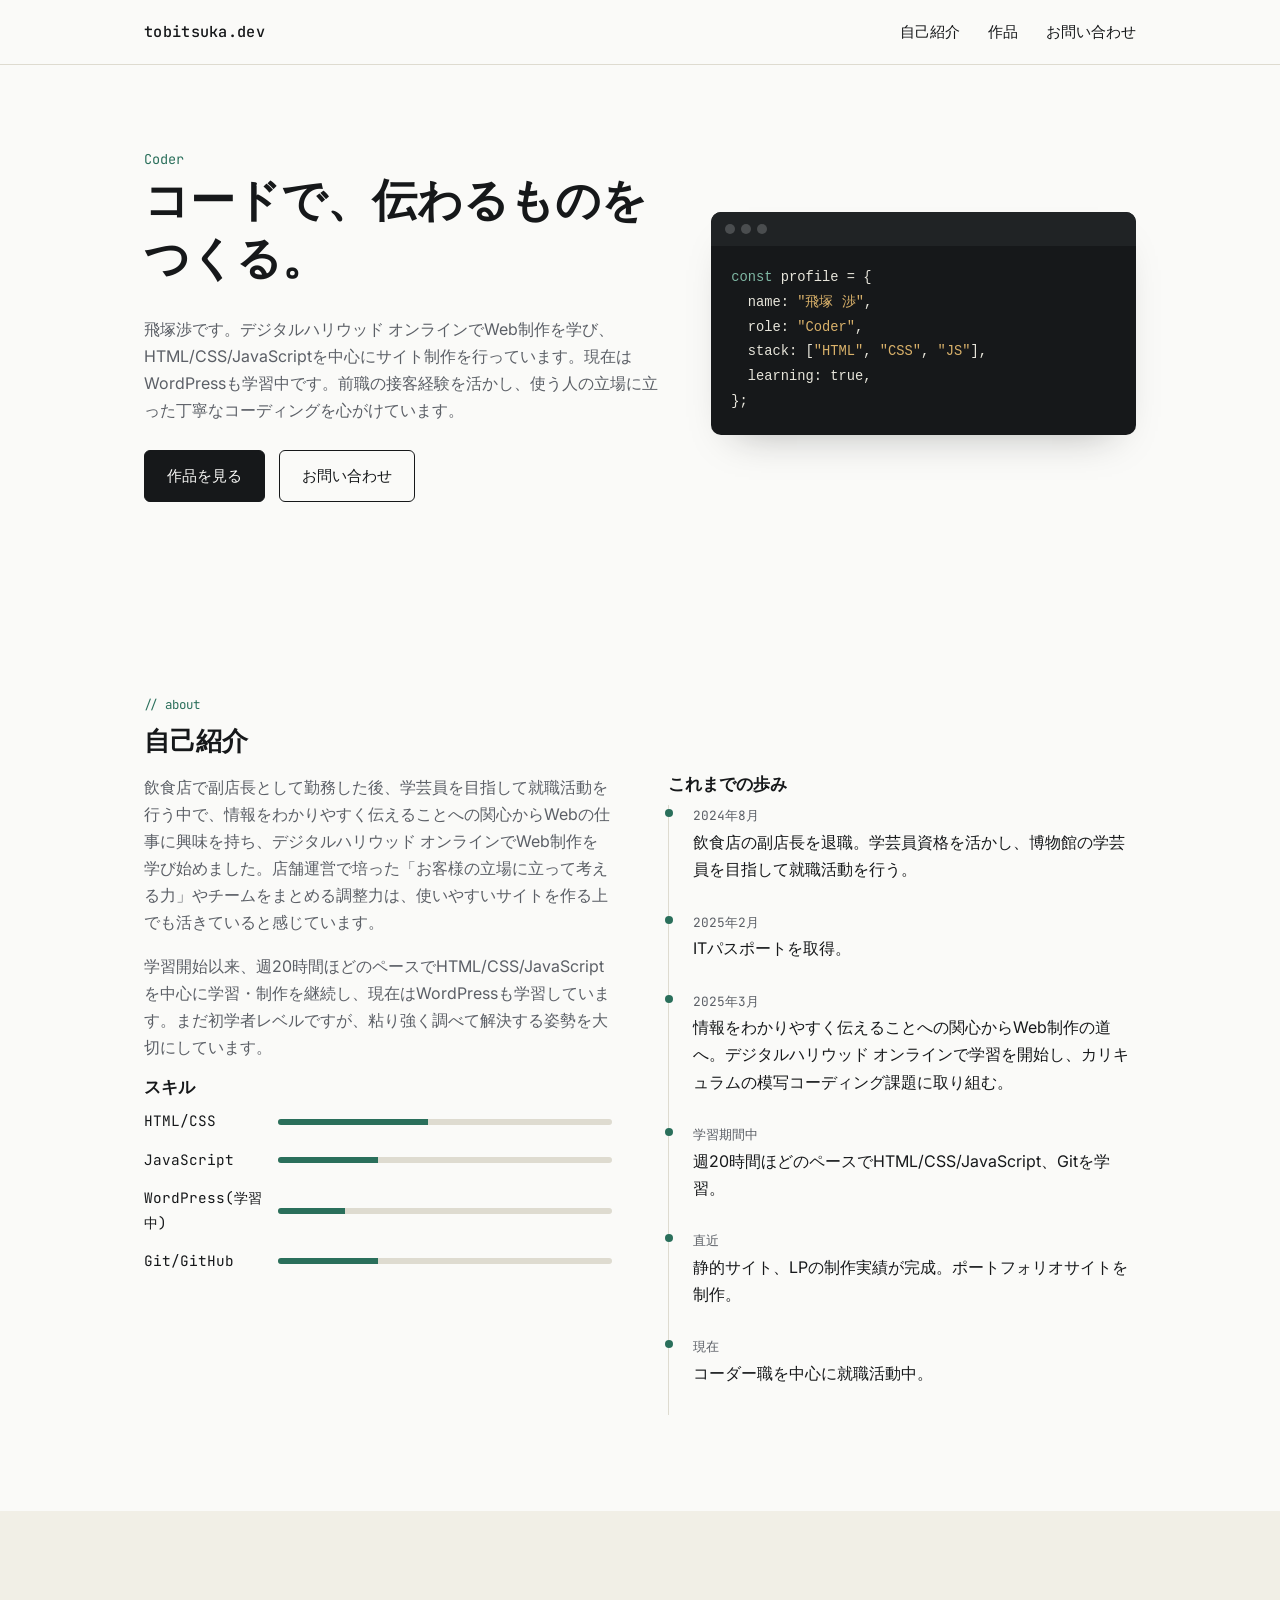
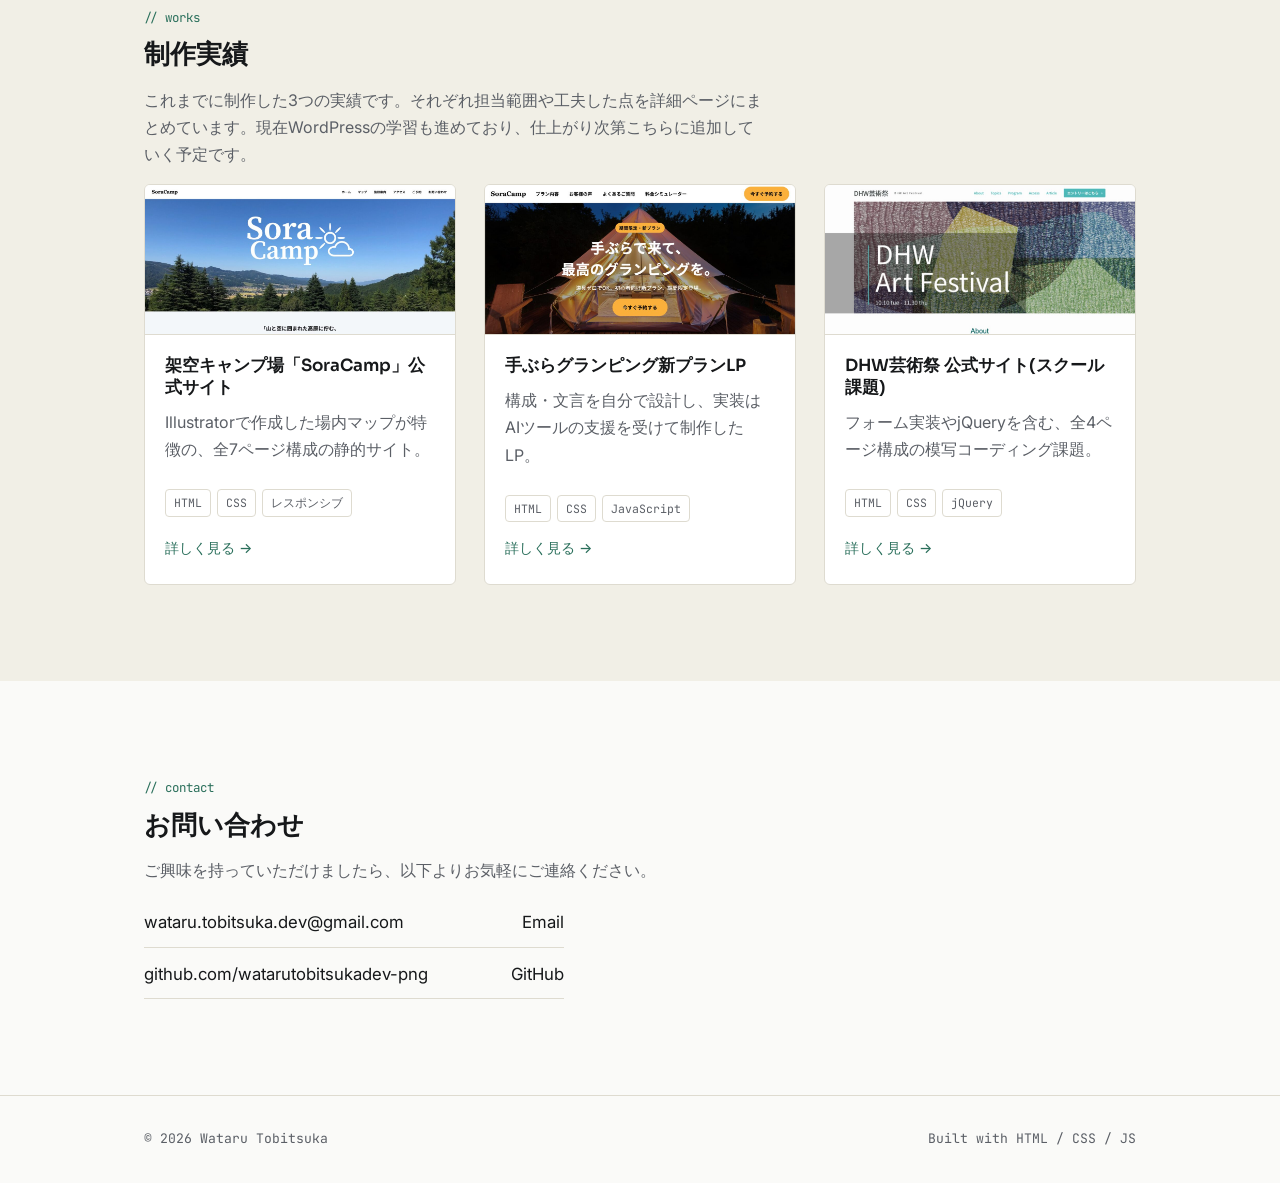
<file: index.html>
<!DOCTYPE html>
<html lang="ja">
<head>
<meta charset="UTF-8">
<meta name="viewport" content="width=device-width, initial-scale=1.0">
<title>飛塚 渉 | Web制作ポートフォリオ</title>
<meta name="description" content="Web制作を学ぶ飛塚渉のポートフォリオサイト。静的サイト、LP、スクール課題の制作実績を紹介しています。">
<link rel="stylesheet" href="css/style.css">
</head>
<body>

<nav class="nav">
  <div class="container">
    <a href="#top" class="nav-brand">tobitsuka.dev</a>
    <ul class="nav-links">
      <li><a href="#about">自己紹介</a></li>
      <li><a href="#works">作品</a></li>
      <li><a href="#contact">お問い合わせ</a></li>
    </ul>
  </div>
</nav>

<header class="hero" id="top">
  <div class="container">
    <div>
      <span class="hero-eyebrow">Coder</span>
      <h1>コードで、伝わるものをつくる。</h1>
      <p>飛塚渉です。デジタルハリウッド オンラインでWeb制作を学び、HTML/CSS/JavaScriptを中心にサイト制作を行っています。現在はWordPressも学習中です。前職の接客経験を活かし、使う人の立場に立った丁寧なコーディングを心がけています。</p>
      <div class="hero-actions">
        <a href="#works" class="btn btn-primary">作品を見る</a>
        <a href="#contact" class="btn btn-ghost">お問い合わせ</a>
      </div>
    </div>
    <div class="terminal" aria-hidden="true">
      <div class="terminal-bar">
        <span class="terminal-dot"></span><span class="terminal-dot"></span><span class="terminal-dot"></span>
      </div>
      <pre><span class="tk">const</span> <span class="tv">profile</span> = {
  <span class="tv">name</span>: <span class="ts">"飛塚 渉"</span>,
  <span class="tv">role</span>: <span class="ts">"Coder"</span>,
  <span class="tv">stack</span>: [<span class="ts">"HTML"</span>, <span class="ts">"CSS"</span>, <span class="ts">"JS"</span>],
  <span class="tv">learning</span>: <span class="tv">true</span>,
};</pre>
    </div>
  </div>
</header>

<section id="about">
  <div class="container">
    <span class="section-label">// about</span>
    <h2>自己紹介</h2>
    <div class="about-grid">
      <div>
        <p>飲食店で副店長として勤務した後、学芸員を目指して就職活動を行う中で、情報をわかりやすく伝えることへの関心からWebの仕事に興味を持ち、デジタルハリウッド オンラインでWeb制作を学び始めました。店舗運営で培った「お客様の立場に立って考える力」やチームをまとめる調整力は、使いやすいサイトを作る上でも活きていると感じています。</p>
        <p>学習開始以来、週20時間ほどのペースでHTML/CSS/JavaScriptを中心に学習・制作を継続し、現在はWordPressも学習しています。まだ初学者レベルですが、粘り強く調べて解決する姿勢を大切にしています。</p>
        <h3>スキル</h3>
        <div class="skill-row">
          <span class="skill-name">HTML/CSS</span>
          <div class="skill-bar"><div class="skill-fill" style="width: 45%;"></div></div>
        </div>
        <div class="skill-row">
          <span class="skill-name">JavaScript</span>
          <div class="skill-bar"><div class="skill-fill" style="width: 30%;"></div></div>
        </div>
        <div class="skill-row">
          <span class="skill-name">WordPress(学習中)</span>
          <div class="skill-bar"><div class="skill-fill" style="width: 20%;"></div></div>
        </div>
        <div class="skill-row">
          <span class="skill-name">Git/GitHub</span>
          <div class="skill-bar"><div class="skill-fill" style="width: 30%;"></div></div>
        </div>
      </div>
      <div>
        <h3>これまでの歩み</h3>
        <ul class="timeline">
          <li>
            <span class="timeline-date">2024年8月</span>
            飲食店の副店長を退職。学芸員資格を活かし、博物館の学芸員を目指して就職活動を行う。
          </li>
          <li>
            <span class="timeline-date">2025年2月</span>
            ITパスポートを取得。
          </li>
          <li>
            <span class="timeline-date">2025年3月</span>
            情報をわかりやすく伝えることへの関心からWeb制作の道へ。デジタルハリウッド オンラインで学習を開始し、カリキュラムの模写コーディング課題に取り組む。
          </li>
          <li>
            <span class="timeline-date">学習期間中</span>
            週20時間ほどのペースでHTML/CSS/JavaScript、Gitを学習。
          </li>
          <li>
            <span class="timeline-date">直近</span>
            静的サイト、LPの制作実績が完成。ポートフォリオサイトを制作。
          </li>
          <li>
            <span class="timeline-date">現在</span>
            コーダー職を中心に就職活動中。
          </li>
        </ul>
      </div>
    </div>
  </div>
</section>

<section id="works" style="background: var(--bg-alt);">
  <div class="container">
    <span class="section-label">// works</span>
    <h2>制作実績</h2>
    <p>これまでに制作した3つの実績です。それぞれ担当範囲や工夫した点を詳細ページにまとめています。現在WordPressの学習も進めており、仕上がり次第こちらに追加していく予定です。</p>
    <div class="works-grid">

      <a class="work-card" href="works/static-site.html">
        <div class="work-thumb"><img src="images/camp-hero.jpg" alt="SoraCampトップページのファーストビュー" class="work-thumb-img"></div>
        <div class="work-body">
          <h3>架空キャンプ場「SoraCamp」公式サイト</h3>
          <p>Illustratorで作成した場内マップが特徴の、全7ページ構成の静的サイト。</p>
          <div class="work-tags">
            <span class="tag">HTML</span><span class="tag">CSS</span><span class="tag">レスポンシブ</span>
          </div>
          <span class="work-more">詳しく見る →</span>
        </div>
      </a>

      <a class="work-card" href="works/lp.html">
        <div class="work-thumb"><img src="images/lp-hero.jpg" alt="手ぶらグランピング新プランLPのファーストビュー" class="work-thumb-img"></div>
        <div class="work-body">
          <h3>手ぶらグランピング新プランLP</h3>
          <p>構成・文言を自分で設計し、実装はAIツールの支援を受けて制作したLP。</p>
          <div class="work-tags">
            <span class="tag">HTML</span><span class="tag">CSS</span><span class="tag">JavaScript</span>
          </div>
          <span class="work-more">詳しく見る →</span>
        </div>
      </a>

      <a class="work-card" href="works/dhw-art-festival.html">
        <div class="work-thumb"><img src="images/dhw-hero.jpg" alt="DHW芸術祭トップページのファーストビュー" class="work-thumb-img"></div>
        <div class="work-body">
          <h3>DHW芸術祭 公式サイト(スクール課題)</h3>
          <p>フォーム実装やjQueryを含む、全4ページ構成の模写コーディング課題。</p>
          <div class="work-tags">
            <span class="tag">HTML</span><span class="tag">CSS</span><span class="tag">jQuery</span>
          </div>
          <span class="work-more">詳しく見る →</span>
        </div>
      </a>

    </div>
  </div>
</section>

<section id="contact">
  <div class="container">
    <span class="section-label">// contact</span>
    <h2>お問い合わせ</h2>
    <p>ご興味を持っていただけましたら、以下よりお気軽にご連絡ください。</p>
    <ul class="contact-list">
      <li><a href="mailto:wataru.tobitsuka.dev@gmail.com">wataru.tobitsuka.dev@gmail.com <span>Email</span></a></li>
      <li><a href="https://github.com/watarutobitsukadev-png" target="_blank" rel="noopener">github.com/watarutobitsukadev-png <span>GitHub</span></a></li>
    </ul>
  </div>
</section>

<footer>
  <div class="container">
    <span>© 2026 Wataru Tobitsuka</span>
    <span>Built with HTML / CSS / JS</span>
  </div>
</footer>

<script src="js/script.js"></script>
</body>
</html>
</file>
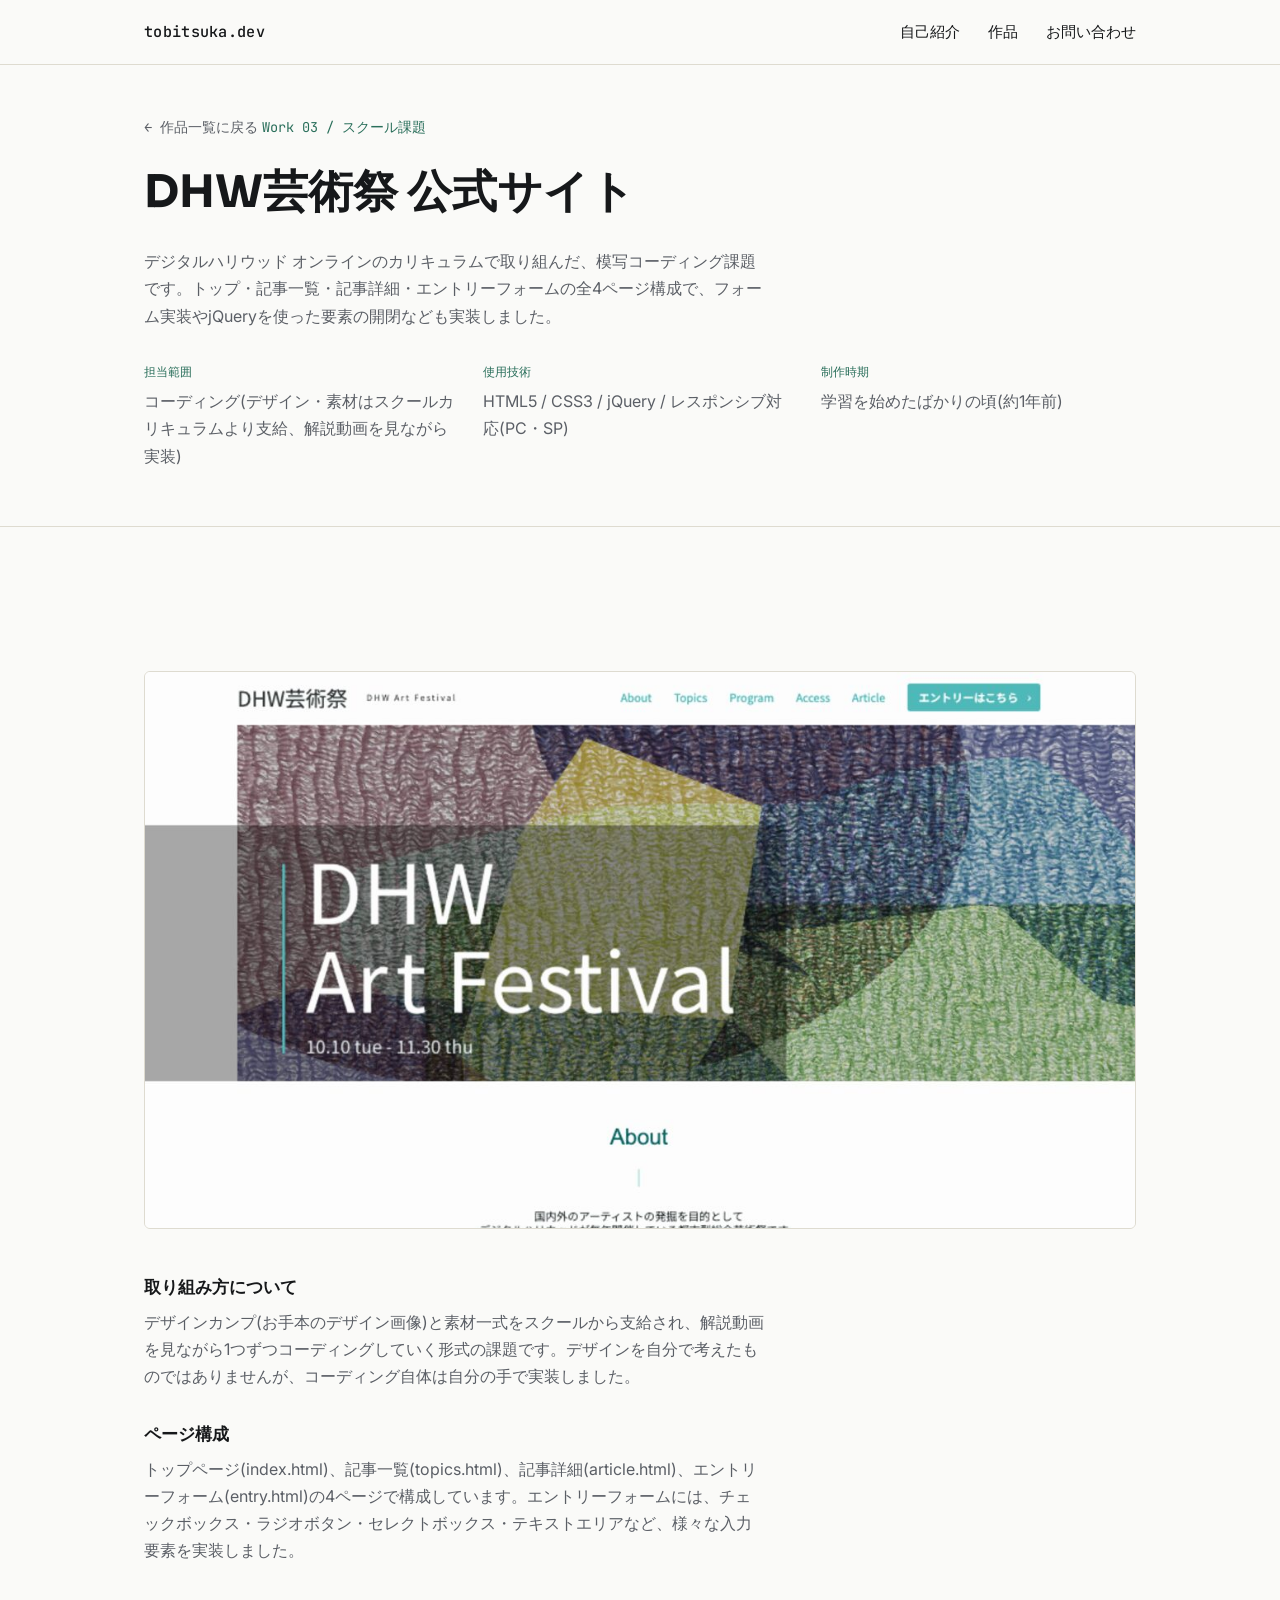
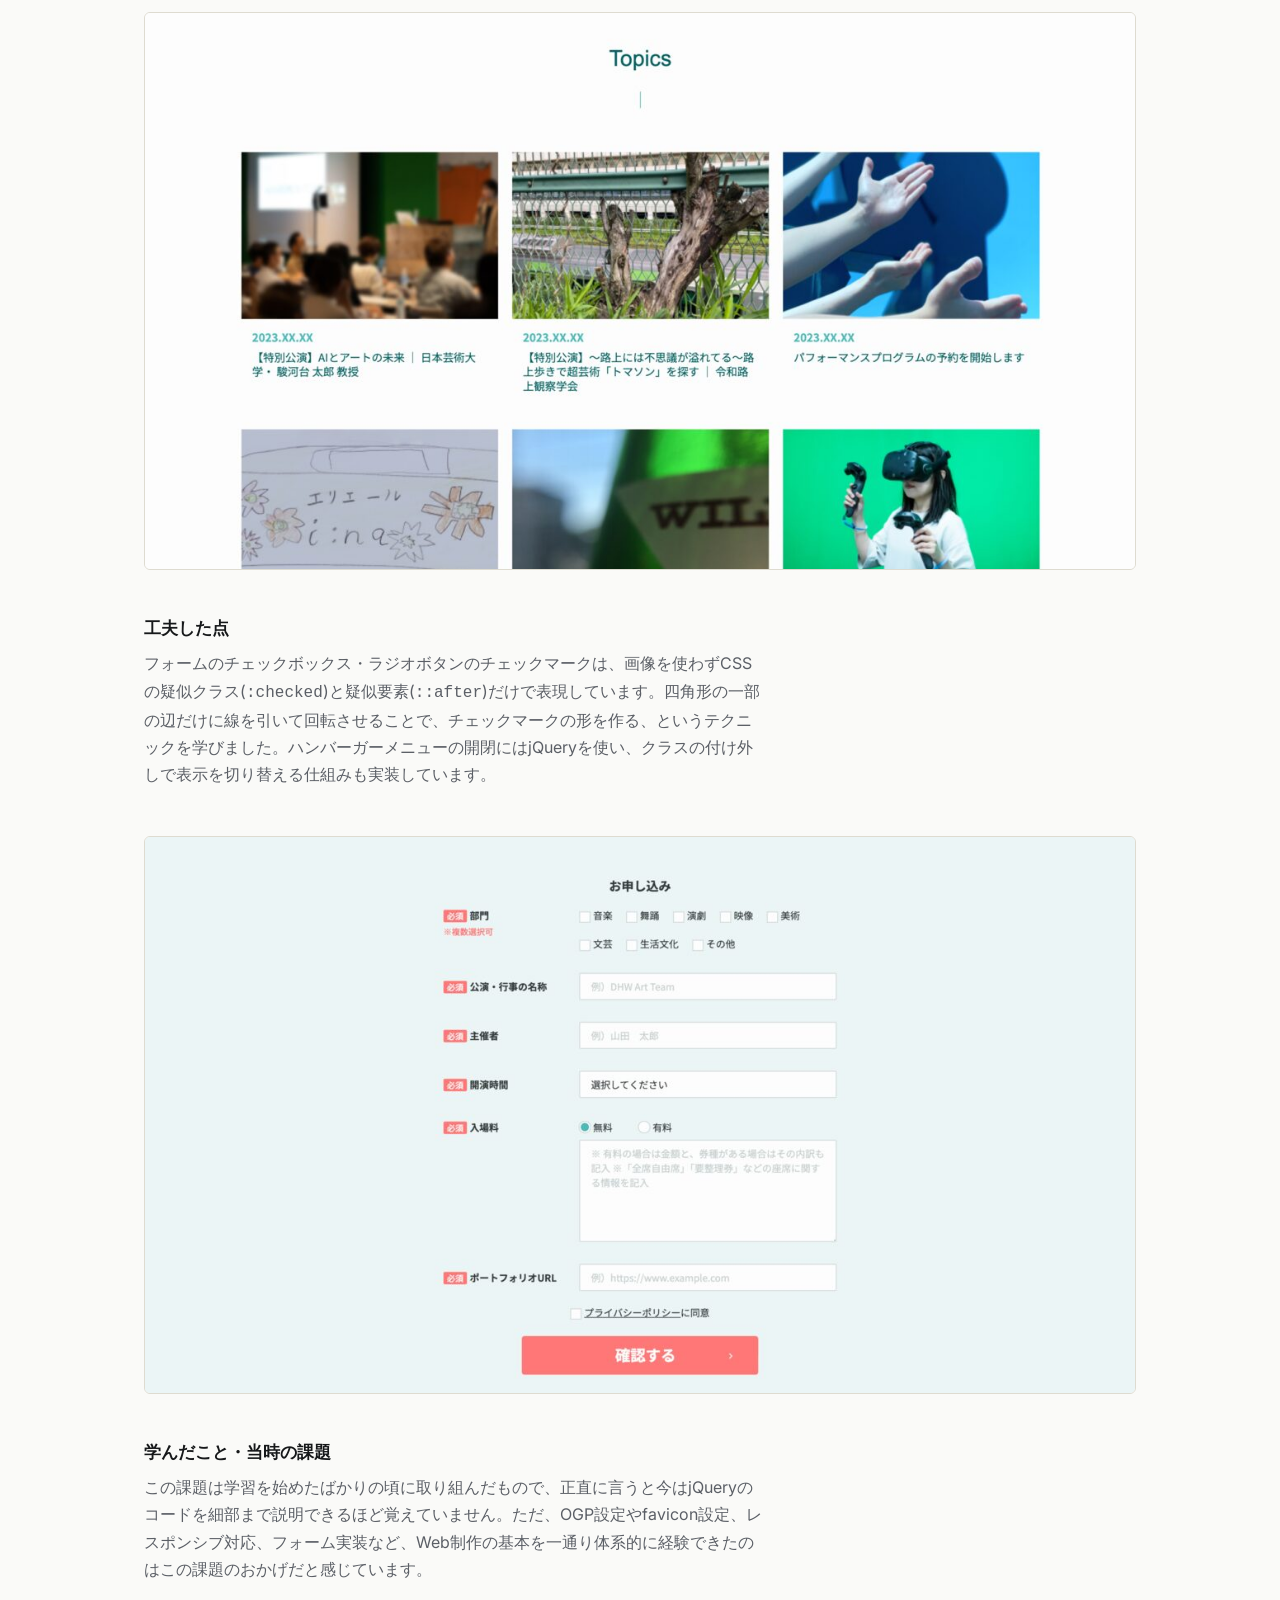
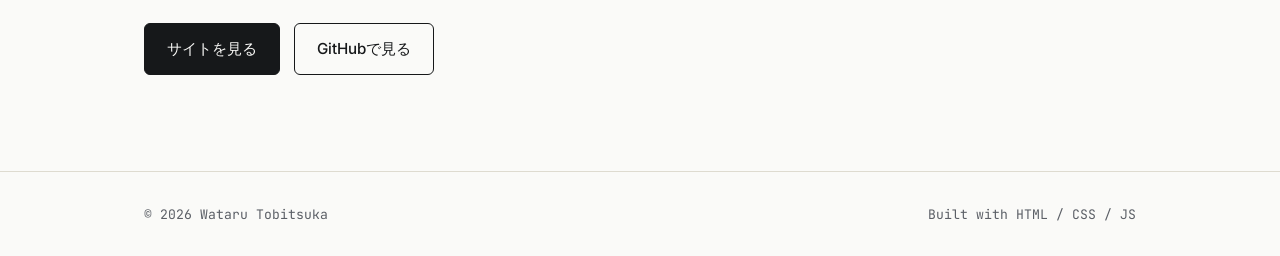
<file: works/dhw-art-festival.html>
<!DOCTYPE html>
<html lang="ja">
<head>
<meta charset="UTF-8">
<meta name="viewport" content="width=device-width, initial-scale=1.0">
<title>DHW芸術祭 公式サイト(スクール課題) | 飛塚 渉</title>
<link rel="stylesheet" href="../css/style.css">
</head>
<body>

<nav class="nav">
  <div class="container">
    <a href="../index.html" class="nav-brand">tobitsuka.dev</a>
    <ul class="nav-links">
      <li><a href="../index.html#about">自己紹介</a></li>
      <li><a href="../index.html#works">作品</a></li>
      <li><a href="../index.html#contact">お問い合わせ</a></li>
    </ul>
  </div>
</nav>

<section class="detail-hero">
  <div class="container">
    <a href="../index.html#works" class="breadcrumb">← 作品一覧に戻る</a>
    <span class="hero-eyebrow">Work 03 / スクール課題</span>
    <h1>DHW芸術祭 公式サイト</h1>
    <p>デジタルハリウッド オンラインのカリキュラムで取り組んだ、模写コーディング課題です。トップ・記事一覧・記事詳細・エントリーフォームの全4ページ構成で、フォーム実装やjQueryを使った要素の開閉なども実装しました。</p>

    <div class="meta-grid">
      <div class="meta-item">
        <span class="meta-label">担当範囲</span>
        <p>コーディング(デザイン・素材はスクールカリキュラムより支給、解説動画を見ながら実装)</p>
      </div>
      <div class="meta-item">
        <span class="meta-label">使用技術</span>
        <p>HTML5 / CSS3 / jQuery / レスポンシブ対応(PC・SP)</p>
      </div>
      <div class="meta-item">
        <span class="meta-label">制作時期</span>
        <p>学習を始めたばかりの頃(約1年前)</p>
      </div>
    </div>
  </div>
</section>

<section>
  <div class="container detail-body">
    <img src="../images/dhw-hero.jpg" alt="DHW芸術祭トップページのファーストビュー" class="detail-shot-img">

    <h3>取り組み方について</h3>
    <p>デザインカンプ(お手本のデザイン画像)と素材一式をスクールから支給され、解説動画を見ながら1つずつコーディングしていく形式の課題です。デザインを自分で考えたものではありませんが、コーディング自体は自分の手で実装しました。</p>

    <h3>ページ構成</h3>
    <p>トップページ(index.html)、記事一覧(topics.html)、記事詳細(article.html)、エントリーフォーム(entry.html)の4ページで構成しています。エントリーフォームには、チェックボックス・ラジオボタン・セレクトボックス・テキストエリアなど、様々な入力要素を実装しました。</p>

    <img src="../images/dhw-topics.jpg" alt="DHW芸術祭の記事一覧ページ。写真付きのカードが6件並んでいる" class="detail-shot-img">

    <h3>工夫した点</h3>
    <p>フォームのチェックボックス・ラジオボタンのチェックマークは、画像を使わずCSSの疑似クラス(<code>:checked</code>)と疑似要素(<code>::after</code>)だけで表現しています。四角形の一部の辺だけに線を引いて回転させることで、チェックマークの形を作る、というテクニックを学びました。ハンバーガーメニューの開閉にはjQueryを使い、クラスの付け外しで表示を切り替える仕組みも実装しています。</p>

    <img src="../images/dhw-entry.jpg" alt="DHW芸術祭のエントリーフォーム。チェックボックスやラジオボタンが並んでいる" class="detail-shot-img">

    <h3>学んだこと・当時の課題</h3>
    <p>この課題は学習を始めたばかりの頃に取り組んだもので、正直に言うと今はjQueryのコードを細部まで説明できるほど覚えていません。ただ、OGP設定やfavicon設定、レスポンシブ対応、フォーム実装など、Web制作の基本を一通り体系的に経験できたのはこの課題のおかげだと感じています。</p>

    <div class="detail-actions">
      <a href="https://watarutobitsukadev-png.github.io/dhw-art-festival/" class="btn btn-primary" target="_blank" rel="noopener">サイトを見る</a>
      <a href="https://github.com/watarutobitsukadev-png/dhw-art-festival" class="btn btn-ghost" target="_blank" rel="noopener">GitHubで見る</a>
    </div>
  </div>
</section>

<footer>
  <div class="container">
    <span>© 2026 Wataru Tobitsuka</span>
    <span>Built with HTML / CSS / JS</span>
  </div>
</footer>

</body>
</html>
</file>
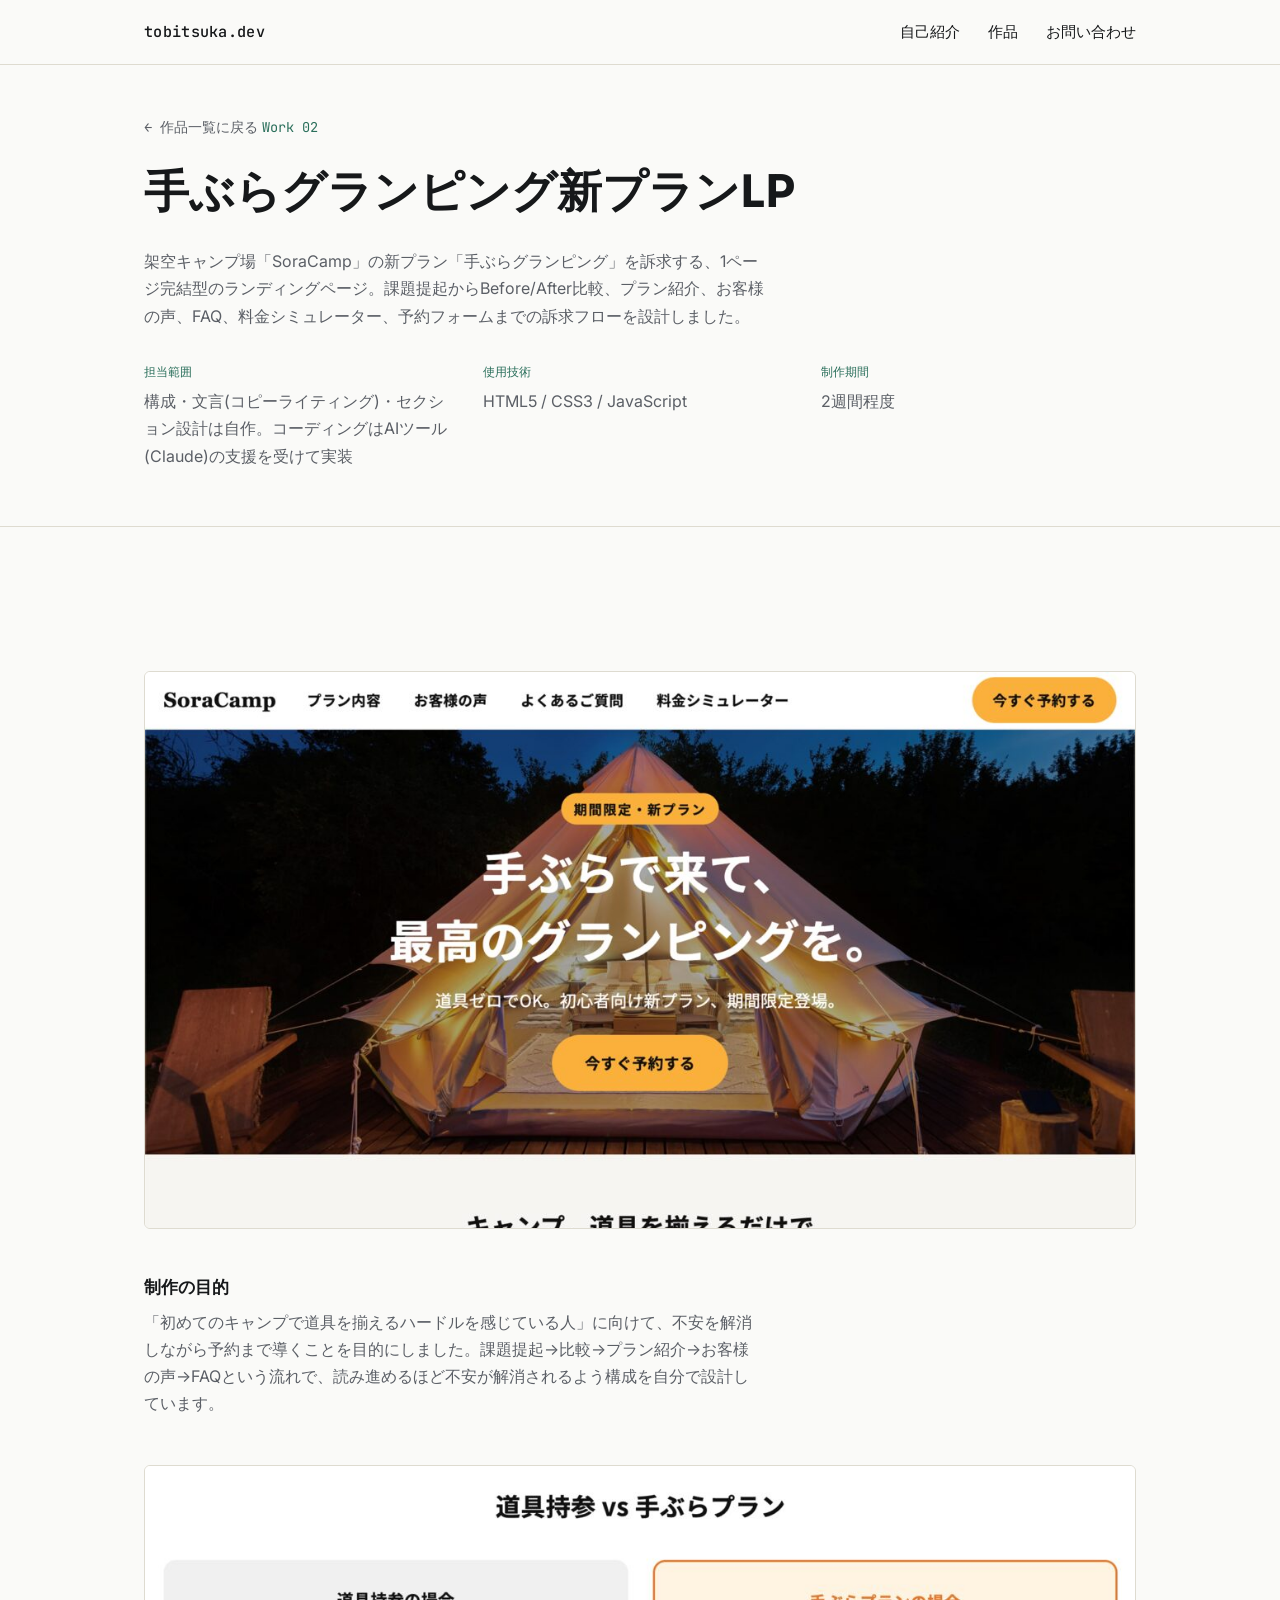
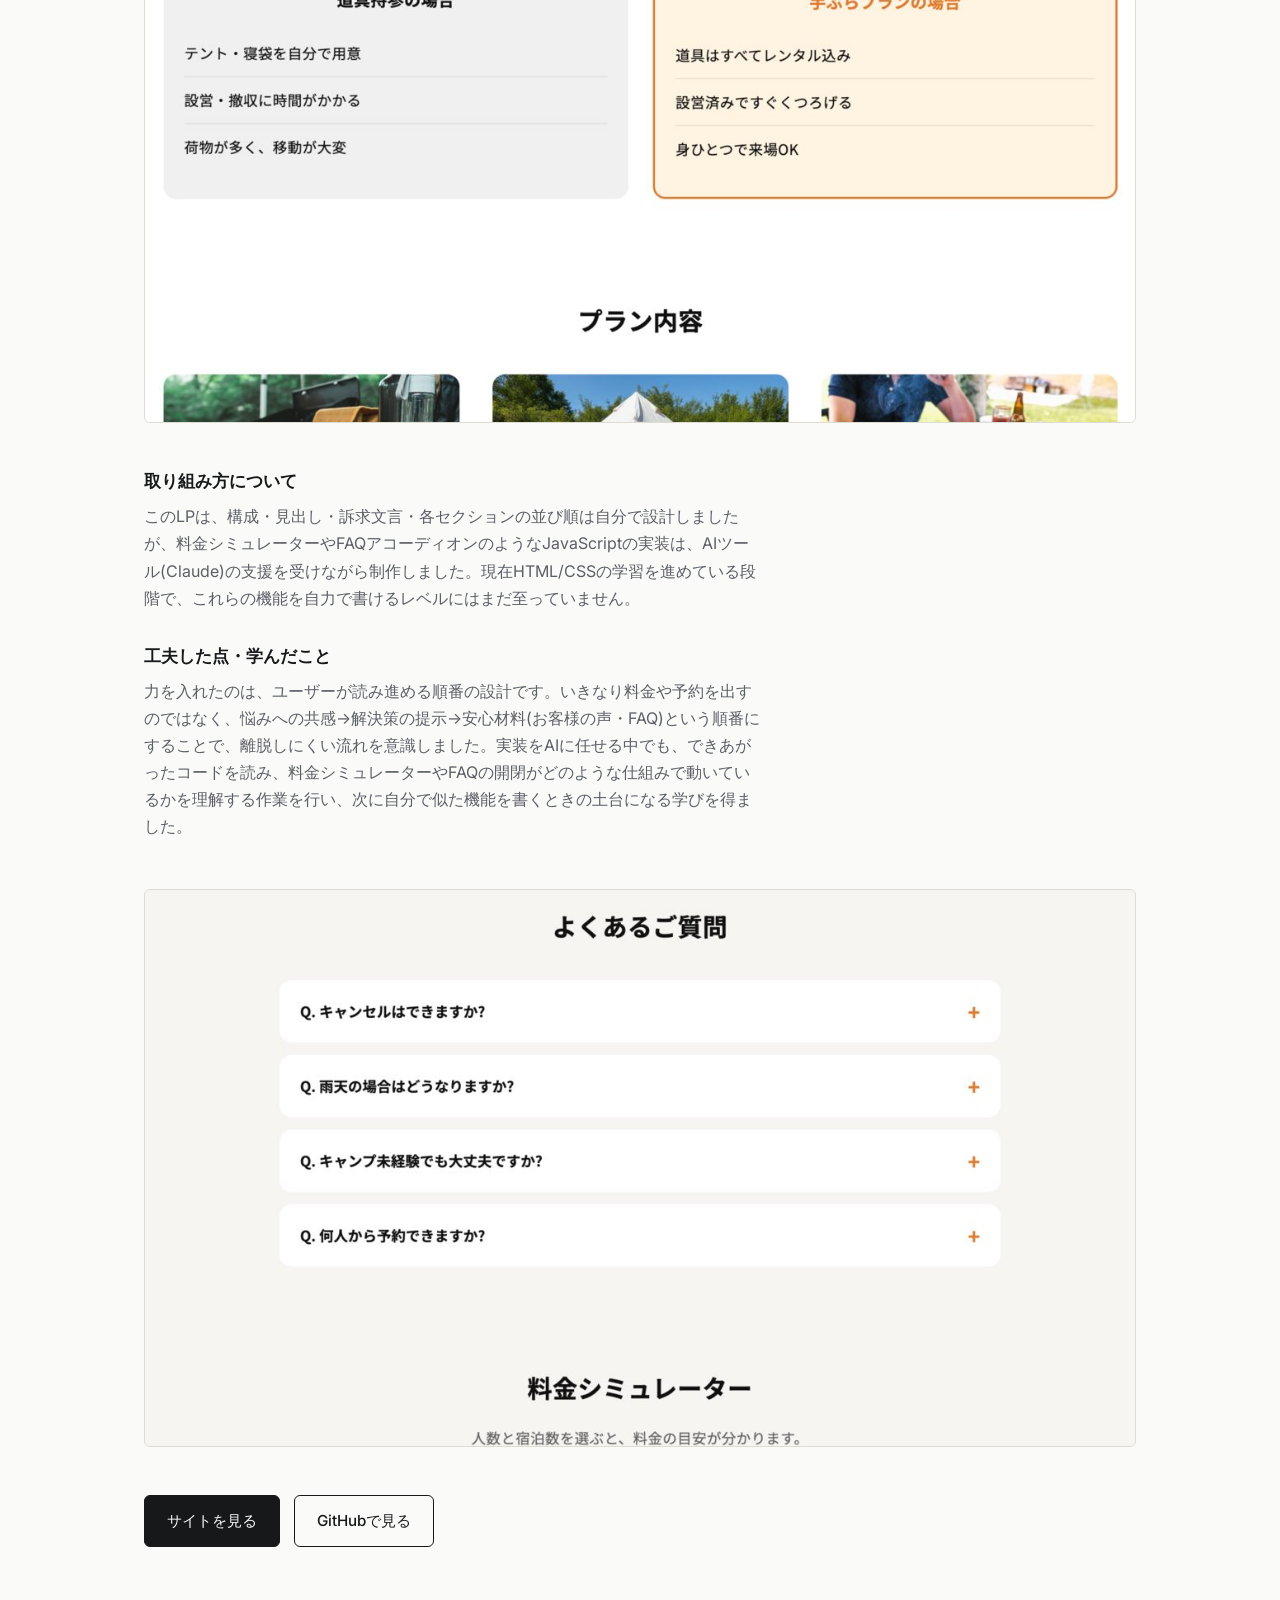
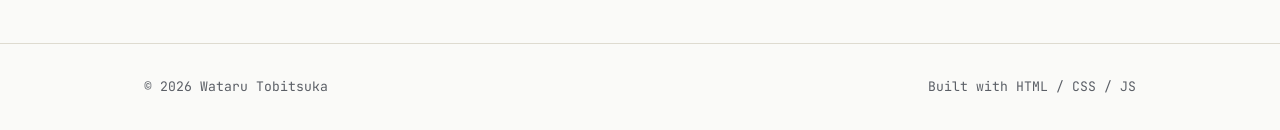
<file: works/lp.html>
<!DOCTYPE html>
<html lang="ja">
<head>
<meta charset="UTF-8">
<meta name="viewport" content="width=device-width, initial-scale=1.0">
<title>手ぶらグランピング新プランLP | 飛塚 渉</title>
<link rel="stylesheet" href="../css/style.css">
</head>
<body>

<nav class="nav">
  <div class="container">
    <a href="../index.html" class="nav-brand">tobitsuka.dev</a>
    <ul class="nav-links">
      <li><a href="../index.html#about">自己紹介</a></li>
      <li><a href="../index.html#works">作品</a></li>
      <li><a href="../index.html#contact">お問い合わせ</a></li>
    </ul>
  </div>
</nav>

<section class="detail-hero">
  <div class="container">
    <a href="../index.html#works" class="breadcrumb">← 作品一覧に戻る</a>
    <span class="hero-eyebrow">Work 02</span>
    <h1>手ぶらグランピング新プランLP</h1>
    <p>架空キャンプ場「SoraCamp」の新プラン「手ぶらグランピング」を訴求する、1ページ完結型のランディングページ。課題提起からBefore/After比較、プラン紹介、お客様の声、FAQ、料金シミュレーター、予約フォームまでの訴求フローを設計しました。</p>

    <div class="meta-grid">
      <div class="meta-item">
        <span class="meta-label">担当範囲</span>
        <p>構成・文言(コピーライティング)・セクション設計は自作。コーディングはAIツール(Claude)の支援を受けて実装</p>
      </div>
      <div class="meta-item">
        <span class="meta-label">使用技術</span>
        <p>HTML5 / CSS3 / JavaScript</p>
      </div>
      <div class="meta-item">
        <span class="meta-label">制作期間</span>
        <p>2週間程度</p>
      </div>
    </div>
  </div>
</section>

<section>
  <div class="container detail-body">
    <img src="../images/lp-hero.jpg" alt="手ぶらグランピング新プランLPのファーストビュー" class="detail-shot-img">

    <h3>制作の目的</h3>
    <p>「初めてのキャンプで道具を揃えるハードルを感じている人」に向けて、不安を解消しながら予約まで導くことを目的にしました。課題提起→比較→プラン紹介→お客様の声→FAQという流れで、読み進めるほど不安が解消されるよう構成を自分で設計しています。</p>

    <img src="../images/lp-comparison.jpg" alt="道具持参と手ぶらプランを比較するセクションと、プラン内容(レンタル道具一式・設営済みサイト・BBQ食材付き)の紹介" class="detail-shot-img">

    <h3>取り組み方について</h3>
    <p>このLPは、構成・見出し・訴求文言・各セクションの並び順は自分で設計しましたが、料金シミュレーターやFAQアコーディオンのようなJavaScriptの実装は、AIツール(Claude)の支援を受けながら制作しました。現在HTML/CSSの学習を進めている段階で、これらの機能を自力で書けるレベルにはまだ至っていません。</p>

    <h3>工夫した点・学んだこと</h3>
    <p>力を入れたのは、ユーザーが読み進める順番の設計です。いきなり料金や予約を出すのではなく、悩みへの共感→解決策の提示→安心材料(お客様の声・FAQ)という順番にすることで、離脱しにくい流れを意識しました。実装をAIに任せる中でも、できあがったコードを読み、料金シミュレーターやFAQの開閉がどのような仕組みで動いているかを理解する作業を行い、次に自分で似た機能を書くときの土台になる学びを得ました。</p>

    <img src="../images/lp-simulator.jpg" alt="FAQアコーディオンと、人数・宿泊数を選ぶと料金目安がリアルタイム表示される料金シミュレーター" class="detail-shot-img">

    <div class="detail-actions">
      <a href="https://watarutobitsukadev-png.github.io/sora-camp-glamping-lp/" class="btn btn-primary" target="_blank" rel="noopener">サイトを見る</a>
      <a href="https://github.com/watarutobitsukadev-png/sora-camp-glamping-lp" class="btn btn-ghost" target="_blank" rel="noopener">GitHubで見る</a>
    </div>
  </div>
</section>

<footer>
  <div class="container">
    <span>© 2026 Wataru Tobitsuka</span>
    <span>Built with HTML / CSS / JS</span>
  </div>
</footer>

</body>
</html>
</file>
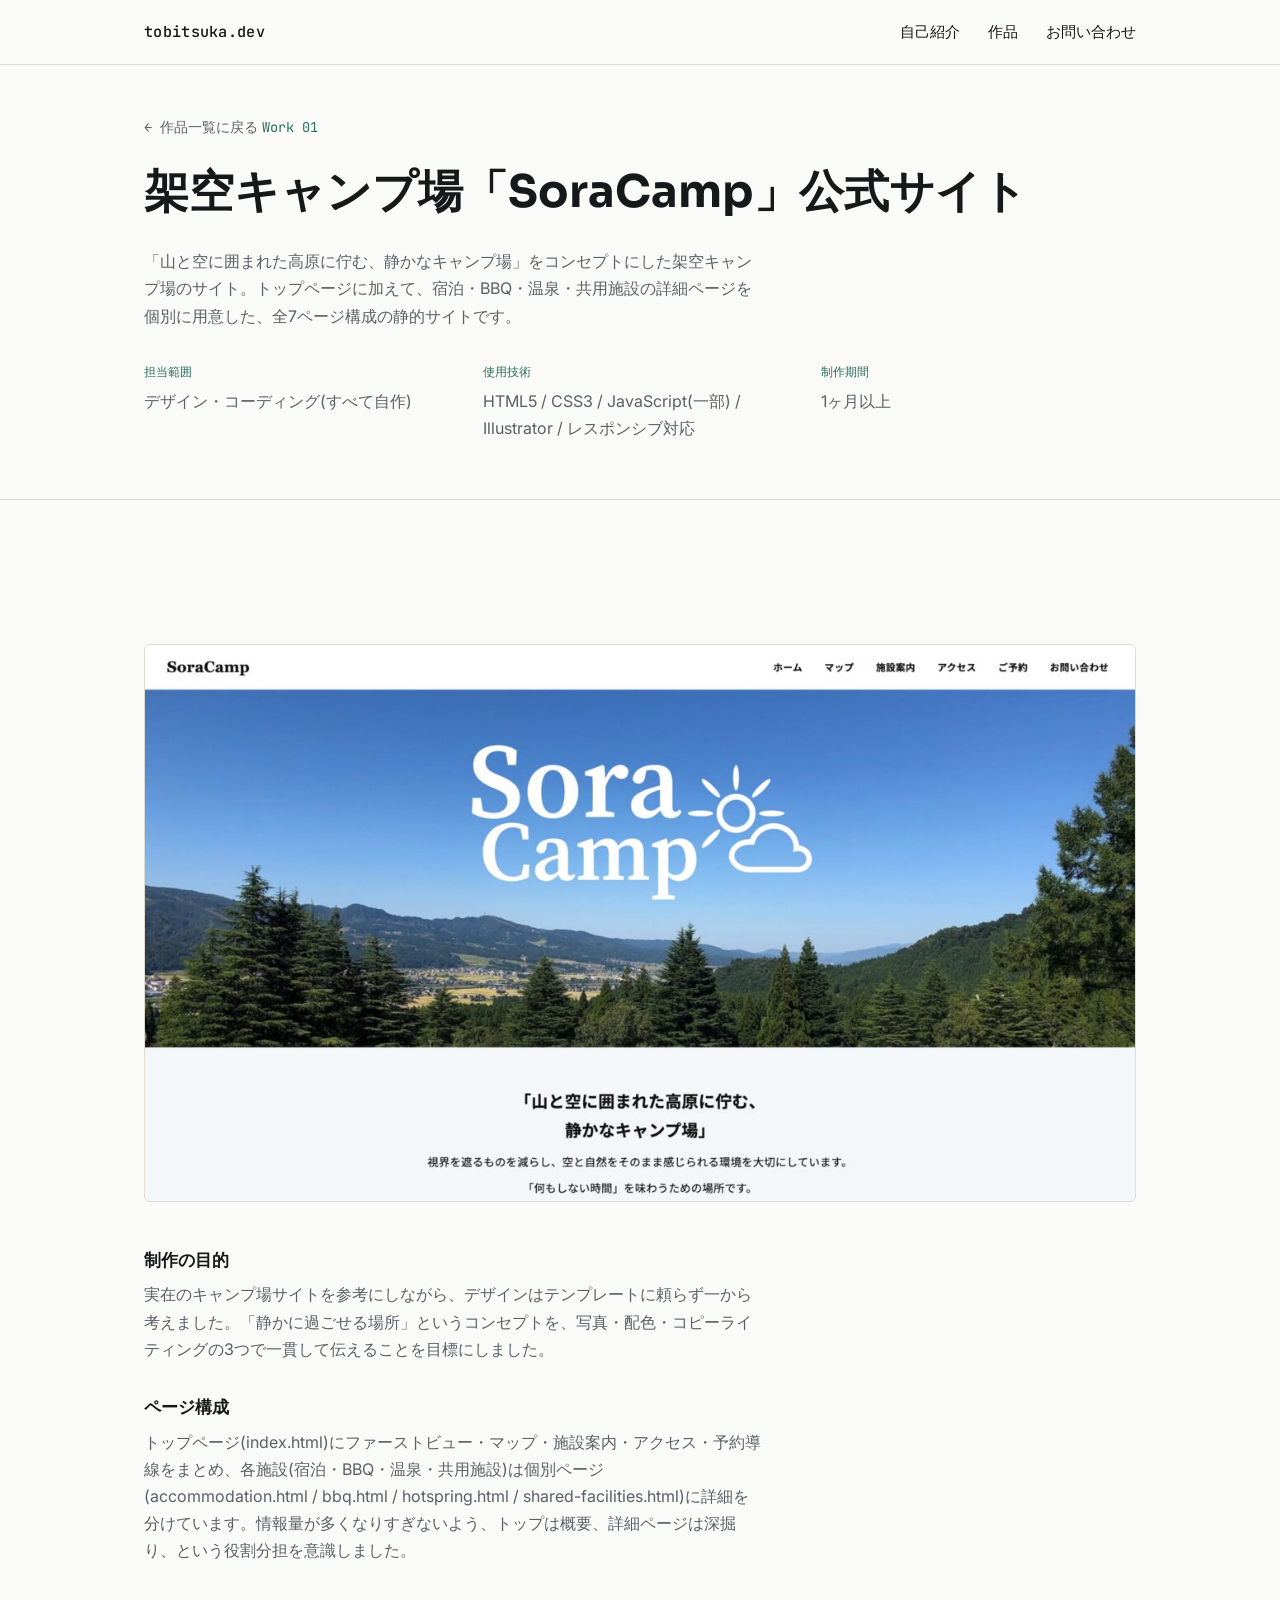
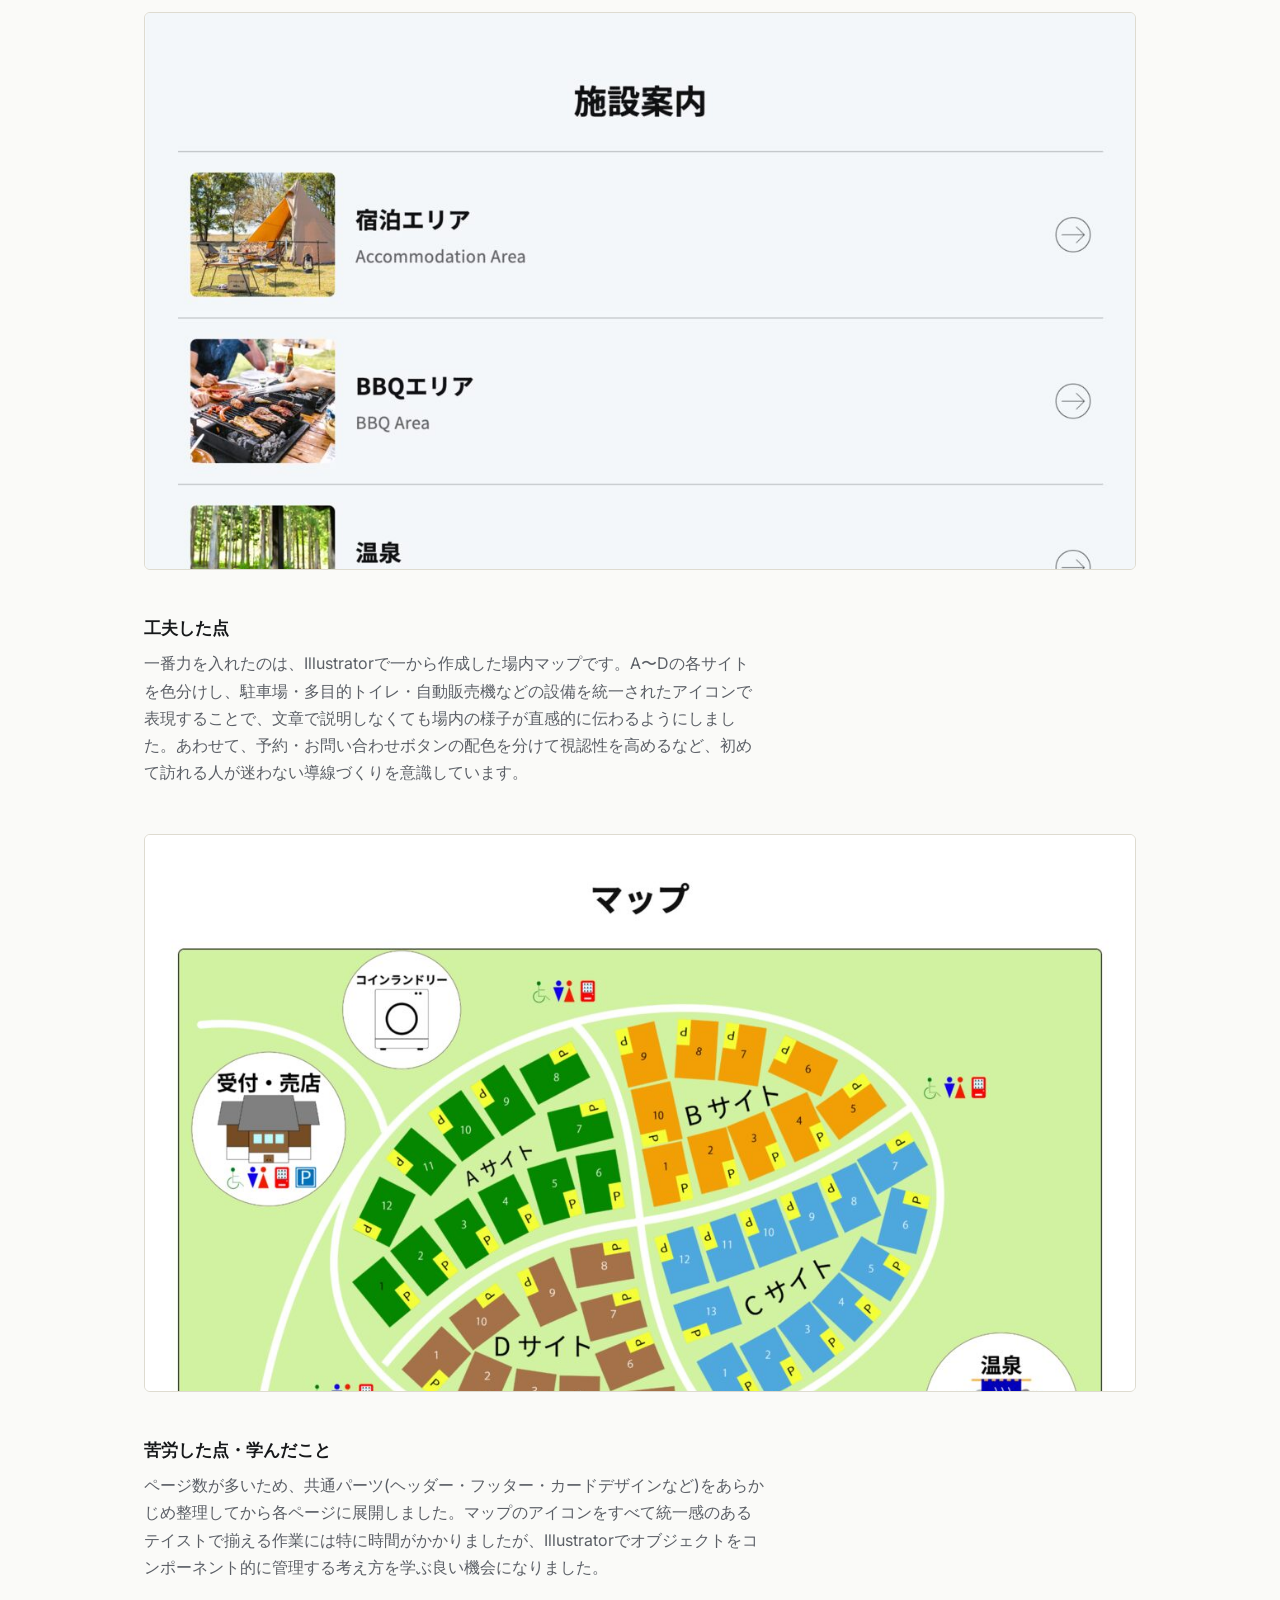
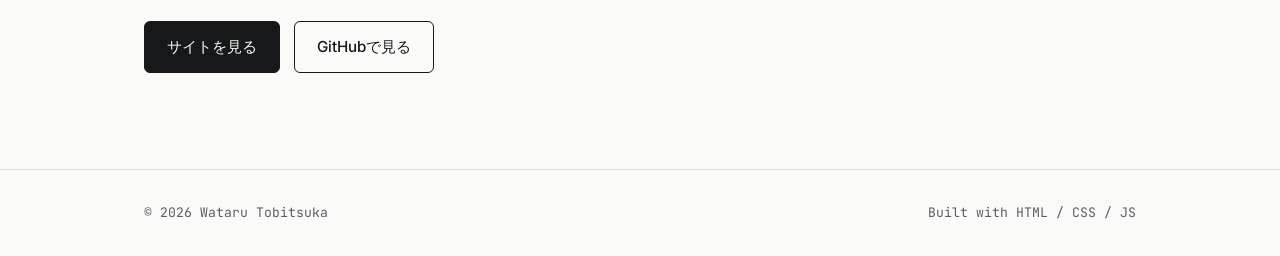
<file: works/static-site.html>
<!DOCTYPE html>
<html lang="ja">
<head>
<meta charset="UTF-8">
<meta name="viewport" content="width=device-width, initial-scale=1.0">
<title>架空キャンプ場「SoraCamp」公式サイト | 飛塚 渉</title>
<link rel="stylesheet" href="../css/style.css">
</head>
<body>

<nav class="nav">
  <div class="container">
    <a href="../index.html" class="nav-brand">tobitsuka.dev</a>
    <ul class="nav-links">
      <li><a href="../index.html#about">自己紹介</a></li>
      <li><a href="../index.html#works">作品</a></li>
      <li><a href="../index.html#contact">お問い合わせ</a></li>
    </ul>
  </div>
</nav>

<section class="detail-hero">
  <div class="container">
    <a href="../index.html#works" class="breadcrumb">← 作品一覧に戻る</a>
    <span class="hero-eyebrow">Work 01</span>
    <h1>架空キャンプ場「SoraCamp」公式サイト</h1>
    <p>「山と空に囲まれた高原に佇む、静かなキャンプ場」をコンセプトにした架空キャンプ場のサイト。トップページに加えて、宿泊・BBQ・温泉・共用施設の詳細ページを個別に用意した、全7ページ構成の静的サイトです。</p>

    <div class="meta-grid">
      <div class="meta-item">
        <span class="meta-label">担当範囲</span>
        <p>デザイン・コーディング(すべて自作)</p>
      </div>
      <div class="meta-item">
        <span class="meta-label">使用技術</span>
        <p>HTML5 / CSS3 / JavaScript(一部) / Illustrator / レスポンシブ対応</p>
      </div>
      <div class="meta-item">
        <span class="meta-label">制作期間</span>
        <p>1ヶ月以上</p>
      </div>
    </div>
  </div>
</section>

<section>
  <div class="container detail-body">
    <img src="../images/camp-hero.jpg" alt="SoraCampトップページのファーストビュー" class="detail-shot-img">

    <h3>制作の目的</h3>
    <p>実在のキャンプ場サイトを参考にしながら、デザインはテンプレートに頼らず一から考えました。「静かに過ごせる場所」というコンセプトを、写真・配色・コピーライティングの3つで一貫して伝えることを目標にしました。</p>

    <h3>ページ構成</h3>
    <p>トップページ(index.html)にファーストビュー・マップ・施設案内・アクセス・予約導線をまとめ、各施設(宿泊・BBQ・温泉・共用施設)は個別ページ(accommodation.html / bbq.html / hotspring.html / shared-facilities.html)に詳細を分けています。情報量が多くなりすぎないよう、トップは概要、詳細ページは深掘り、という役割分担を意識しました。</p>

    <img src="../images/camp-facilities.jpg" alt="SoraCampの施設案内セクション。宿泊エリア・BBQエリア・温泉・共有施設を写真付きで紹介" class="detail-shot-img">

    <h3>工夫した点</h3>
    <p>一番力を入れたのは、Illustratorで一から作成した場内マップです。A〜Dの各サイトを色分けし、駐車場・多目的トイレ・自動販売機などの設備を統一されたアイコンで表現することで、文章で説明しなくても場内の様子が直感的に伝わるようにしました。あわせて、予約・お問い合わせボタンの配色を分けて視認性を高めるなど、初めて訪れる人が迷わない導線づくりを意識しています。</p>

    <img src="../images/camp-map.jpg" alt="SoraCampの場内マップ。A〜Dの各サイトを色分けし、駐車場や設備のアイコンを配置している" class="detail-shot-img">

    <h3>苦労した点・学んだこと</h3>
    <p>ページ数が多いため、共通パーツ(ヘッダー・フッター・カードデザインなど)をあらかじめ整理してから各ページに展開しました。マップのアイコンをすべて統一感のあるテイストで揃える作業には特に時間がかかりましたが、Illustratorでオブジェクトをコンポーネント的に管理する考え方を学ぶ良い機会になりました。</p>

    <div class="detail-actions">
      <a href="https://watarutobitsukadev-png.github.io/camp_website/" class="btn btn-primary" target="_blank" rel="noopener">サイトを見る</a>
      <a href="https://github.com/watarutobitsukadev-png/camp_website" class="btn btn-ghost" target="_blank" rel="noopener">GitHubで見る</a>
    </div>
  </div>
</section>

<footer>
  <div class="container">
    <span>© 2026 Wataru Tobitsuka</span>
    <span>Built with HTML / CSS / JS</span>
  </div>
</footer>

</body>
</html>
</file>
<file: css/style.css>
@import url('https://fonts.googleapis.com/css2?family=Sora:wght@400;500;600;700&family=Inter:wght@400;500;600&family=JetBrains+Mono:wght@400;500&display=swap');

/* ---------- Tokens ---------- */
:root {
  --bg: #fafaf8;
  --bg-alt: #f1efe6;
  --ink: #16181a;
  --muted: #5b5f66;
  --accent: #2a6f5b;
  --accent-ink: #ffffff;
  --border: #dedbd0;
  --radius: 6px;
  --font-head: 'Sora', sans-serif;
  --font-body: 'Inter', sans-serif;
  --font-mono: 'JetBrains Mono', monospace;
  --max: 1040px;
}

* { box-sizing: border-box; }
html { scroll-behavior: smooth; }

@media (prefers-reduced-motion: reduce) {
  html { scroll-behavior: auto; }
  *, *::before, *::after { animation-duration: 0.01ms !important; transition-duration: 0.01ms !important; }
}

body {
  margin: 0;
  background: var(--bg);
  color: var(--ink);
  font-family: var(--font-body);
  font-size: 16px;
  line-height: 1.7;
  -webkit-font-smoothing: antialiased;
}

h1, h2, h3 {
  font-family: var(--font-head);
  font-weight: 600;
  line-height: 1.3;
  margin: 0 0 0.6em;
}

h1 { font-size: clamp(2rem, 4vw, 2.8rem); font-weight: 700; }
h2 { font-size: 1.6rem; }
h3 { font-size: 1.05rem; }

p { margin: 0 0 1em; color: var(--muted); max-width: 62ch; }

a { color: inherit; }

img { max-width: 100%; display: block; }

.container {
  max-width: var(--max);
  margin: 0 auto;
  padding: 0 24px;
}

section { padding: 96px 0; }

.section-label {
  font-family: var(--font-mono);
  font-size: 0.78rem;
  color: var(--accent);
  margin: 0 0 0.8em;
  display: block;
}

/* ---------- Buttons / links ---------- */
.btn {
  display: inline-flex;
  align-items: center;
  gap: 8px;
  padding: 12px 22px;
  border-radius: var(--radius);
  font-family: var(--font-body);
  font-weight: 500;
  font-size: 0.95rem;
  text-decoration: none;
  border: 1px solid var(--ink);
  transition: background 0.15s ease, color 0.15s ease;
}

.btn-primary { background: var(--ink); color: var(--bg); }
.btn-primary:hover { background: var(--accent); border-color: var(--accent); }

.btn-ghost { background: transparent; color: var(--ink); }
.btn-ghost:hover { background: var(--ink); color: var(--bg); }

a:focus-visible, button:focus-visible {
  outline: 2px solid var(--accent);
  outline-offset: 3px;
}

/* ---------- Nav ---------- */
.nav {
  position: sticky;
  top: 0;
  z-index: 20;
  background: rgba(250, 250, 248, 0.9);
  backdrop-filter: blur(6px);
  border-bottom: 1px solid var(--border);
}

.nav .container {
  display: flex;
  align-items: center;
  justify-content: space-between;
  height: 64px;
}

.nav-brand {
  font-family: var(--font-mono);
  font-weight: 500;
  text-decoration: none;
  font-size: 0.95rem;
  letter-spacing: 0.02em;
}

.nav-links {
  display: flex;
  gap: 28px;
  list-style: none;
  margin: 0;
  padding: 0;
}

.nav-links a {
  text-decoration: none;
  font-size: 0.92rem;
  color: var(--ink);
  border-bottom: 1px solid transparent;
  padding-bottom: 2px;
}

.nav-links a:hover { border-color: var(--accent); }

/* ---------- Hero ---------- */
.hero {
  padding: 80px 0 96px;
}

.hero .container {
  display: grid;
  grid-template-columns: 1.1fr 0.9fr;
  gap: 48px;
  align-items: center;
}

.hero-eyebrow {
  font-family: var(--font-mono);
  color: var(--accent);
  font-size: 0.85rem;
  margin: 0 0 1em;
}

.hero-actions {
  display: flex;
  gap: 14px;
  margin-top: 1.6em;
  flex-wrap: wrap;
}

/* Terminal card */
.terminal {
  background: var(--ink);
  color: #e7e5db;
  border-radius: 10px;
  overflow: hidden;
  font-family: var(--font-mono);
  font-size: 0.86rem;
  box-shadow: 0 20px 40px -24px rgba(22, 24, 26, 0.35);
}

.terminal-bar {
  display: flex;
  gap: 6px;
  padding: 12px 14px;
  background: #202325;
}

.terminal-dot {
  width: 10px; height: 10px; border-radius: 50%;
  background: #4a4d4f;
}

.terminal pre {
  margin: 0;
  padding: 20px;
  white-space: pre-wrap;
  line-height: 1.8;
}

.tk { color: #7fb8a4; }
.ts { color: #d9b16a; }
.tv { color: #e7e5db; }

/* ---------- About ---------- */
.about-grid {
  display: grid;
  grid-template-columns: 1fr 1fr;
  gap: 56px;
}

.skill-row {
  display: grid;
  grid-template-columns: 120px 1fr;
  align-items: center;
  gap: 14px;
  margin-bottom: 14px;
}

.skill-name { font-size: 0.9rem; font-family: var(--font-mono); }

.skill-bar {
  height: 6px;
  background: var(--border);
  border-radius: 3px;
  overflow: hidden;
}

.skill-fill { height: 100%; background: var(--accent); }

.timeline {
  list-style: none;
  margin: 0;
  padding: 0;
  border-left: 1px solid var(--border);
}

.timeline li {
  position: relative;
  padding: 0 0 28px 24px;
}

.timeline li::before {
  content: '';
  position: absolute;
  left: -4.5px;
  top: 4px;
  width: 8px; height: 8px;
  border-radius: 50%;
  background: var(--accent);
}

.timeline-date {
  font-family: var(--font-mono);
  font-size: 0.8rem;
  color: var(--muted);
  display: block;
  margin-bottom: 2px;
}

/* ---------- Works ---------- */
.works-grid {
  display: grid;
  grid-template-columns: repeat(auto-fit, minmax(300px, 1fr));
  gap: 28px;
}

.work-card {
  border: 1px solid var(--border);
  border-radius: var(--radius);
  overflow: hidden;
  text-decoration: none;
  color: var(--ink);
  display: flex;
  flex-direction: column;
  background: #fff;
  transition: border-color 0.15s ease, transform 0.15s ease;
}

.work-card:hover {
  border-color: var(--accent);
  transform: translateY(-3px);
}

.work-thumb {
  height: 150px;
  display: flex;
  align-items: center;
  justify-content: center;
  font-family: var(--font-mono);
  font-size: 0.8rem;
  color: var(--accent);
  background: var(--bg-alt);
  border-bottom: 1px solid var(--border);
  overflow: hidden;
}

.work-thumb-img {
  width: 100%;
  height: 100%;
  object-fit: cover;
  object-position: top;
}

.work-body { padding: 20px 20px 24px; flex: 1; display: flex; flex-direction: column; }

.work-tags {
  display: flex;
  gap: 6px;
  flex-wrap: wrap;
  margin: 10px 0 14px;
}

.tag {
  font-family: var(--font-mono);
  font-size: 0.72rem;
  border: 1px solid var(--border);
  border-radius: 4px;
  padding: 3px 8px;
  color: var(--muted);
}

.work-more {
  margin-top: auto;
  font-size: 0.88rem;
  font-weight: 500;
  color: var(--accent);
}

/* ---------- Contact ---------- */
.contact-list {
  list-style: none;
  margin: 24px 0 0;
  padding: 0;
  display: flex;
  flex-direction: column;
  gap: 12px;
}

.contact-list a {
  text-decoration: none;
  font-size: 1.05rem;
  border-bottom: 1px solid var(--border);
  padding-bottom: 10px;
  display: inline-flex;
  justify-content: space-between;
  width: 100%;
  max-width: 420px;
}

.contact-list a:hover { border-color: var(--accent); color: var(--accent); }

/* ---------- Footer ---------- */
footer {
  border-top: 1px solid var(--border);
  padding: 32px 0;
}

footer .container {
  display: flex;
  justify-content: space-between;
  font-size: 0.82rem;
  color: var(--muted);
  font-family: var(--font-mono);
}

/* ---------- Work detail page ---------- */
.breadcrumb {
  font-family: var(--font-mono);
  font-size: 0.85rem;
  color: var(--muted);
  text-decoration: none;
  display: inline-block;
  margin-bottom: 24px;
}

.breadcrumb:hover { color: var(--accent); }

.detail-hero { padding: 48px 0 40px; border-bottom: 1px solid var(--border); }

.meta-grid {
  display: grid;
  grid-template-columns: repeat(3, 1fr);
  gap: 24px;
  margin-top: 32px;
}

.meta-item .meta-label {
  font-family: var(--font-mono);
  font-size: 0.75rem;
  color: var(--accent);
  display: block;
  margin-bottom: 6px;
}

.detail-shot {
  height: 320px;
  border: 1px solid var(--border);
  border-radius: var(--radius);
  background: var(--bg-alt);
  display: flex;
  align-items: center;
  justify-content: center;
  font-family: var(--font-mono);
  color: var(--muted);
  margin: 48px 0;
}

.detail-shot-img {
  width: 100%;
  aspect-ratio: 16 / 9;
  object-fit: cover;
  object-position: top;
  border: 1px solid var(--border);
  border-radius: var(--radius);
  margin: 48px 0;
}

.detail-body h3 { margin-top: 2em; }

.detail-actions { display: flex; gap: 14px; margin-top: 40px; }

/* ---------- Responsive ---------- */
@media (max-width: 860px) {
  .hero .container { grid-template-columns: 1fr; }
  .about-grid { grid-template-columns: 1fr; }
  .works-grid { grid-template-columns: 1fr; }
  .meta-grid { grid-template-columns: 1fr 1fr; }
  .nav-links { gap: 16px; }
  section { padding: 64px 0; }
}

@media (max-width: 520px) {
  .nav-links { display: none; }
  .meta-grid { grid-template-columns: 1fr; }
}
</file>
